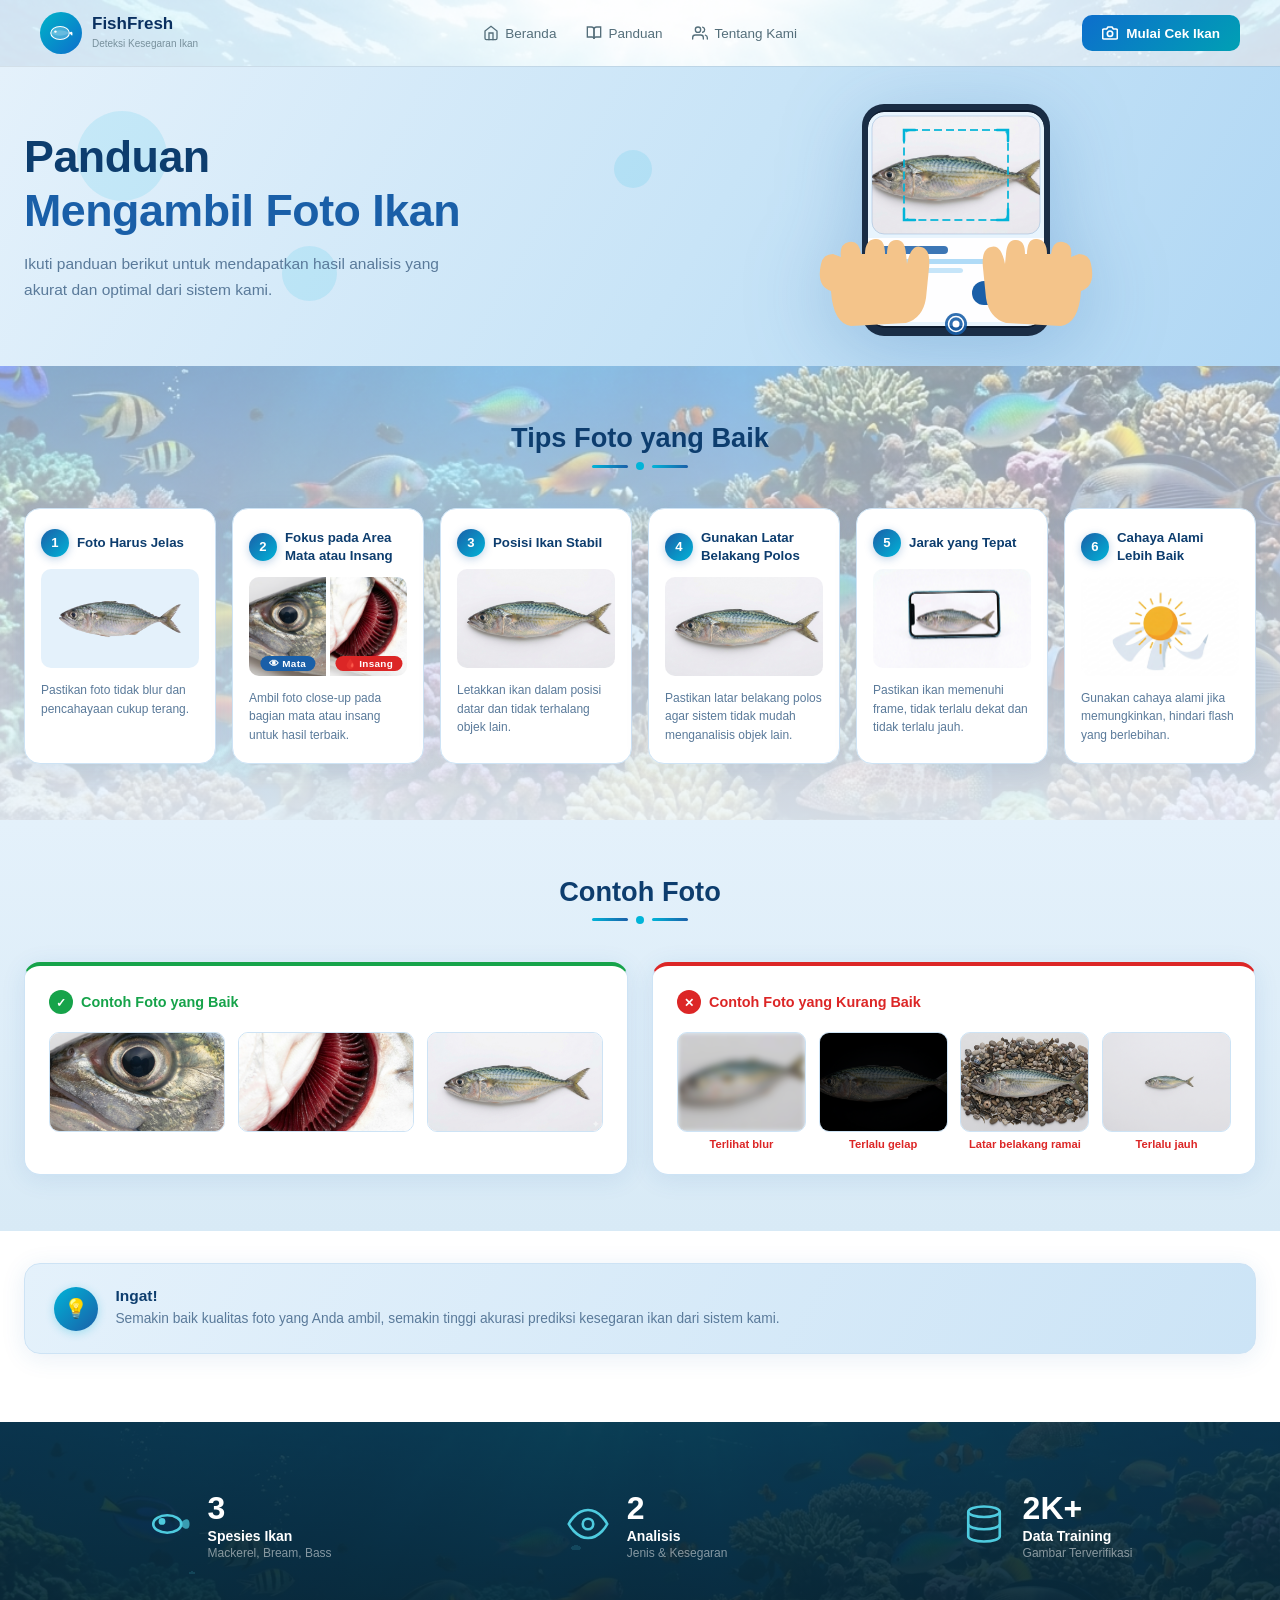
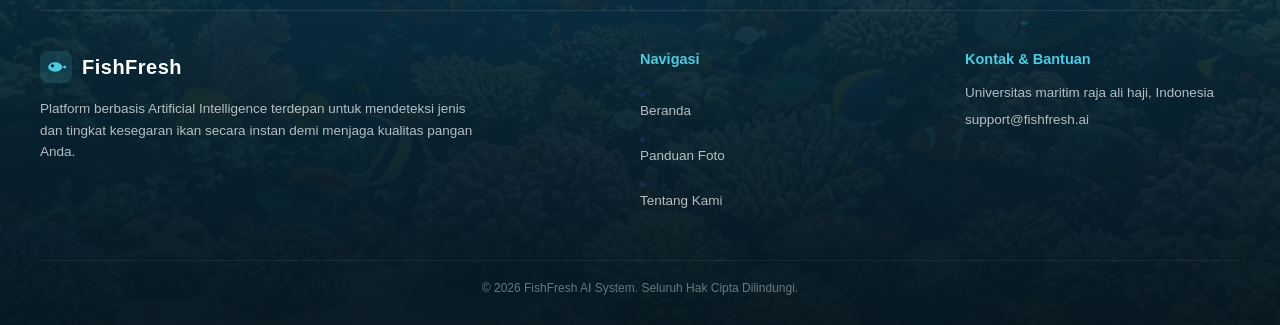
<file: panduan.html>
<!DOCTYPE html>
<html lang="id">

<head>
  <meta charset="UTF-8">
  <meta name="viewport" content="width=device-width, initial-scale=1.0">
  <title>FishFresh – Panduan Mengambil Foto Ikan</title>
  <link rel="stylesheet" href="./assest/css/panduan.css">
  <link
    href="https://fonts.googleapis.com/css2?family=Plus+Jakarta+Sans:ital,wght@0,400;0,500;0,600;0,700;0,800;1,400&display=swap"
    rel="stylesheet">

</head>

<body>
  <nav>
    <div class="brand">
      <div class="brand-logo">
        <svg viewBox="0 0 28 28" fill="none" xmlns="http://www.w3.org/2000/svg">
          <ellipse cx="13" cy="14" rx="10" ry="7" fill="rgba(255,255,255,0.25)" stroke="#fff" stroke-width="1.2" />
          <path d="M23 14 C26 11 27 14 26 17 C24 15.5 23 14 23 14Z" fill="#fff" />
          <circle cx="8" cy="12.5" r="1.3" fill="#fff" />
          <path d="M4 14 C8 10 17 10 23 14 C17 18 8 18 4 14Z" fill="rgba(255,255,255,0.18)" />
        </svg>
      </div>
      <div class="brand-text">
        <b>FishFresh</b>
        <small>Deteksi Kesegaran Ikan</small>
      </div>
    </div>

    <ul class="nav-links">
      <li>
        <a href="index.html" class="active">
          <svg viewBox="0 0 24 24" fill="none" stroke="currentColor" stroke-width="2" stroke-linecap="round">
            <path d="M3 9l9-7 9 7v11a2 2 0 01-2 2H5a2 2 0 01-2-2z" />
            <polyline points="9 22 9 12 15 12 15 22" />
          </svg>
          Beranda
        </a>
      </li>
      <li>
        <a href="panduan.html">
          <svg viewBox="0 0 24 24" fill="none" stroke="currentColor" stroke-width="2" stroke-linecap="round">
            <path d="M2 3h6a4 4 0 014 4v14a3 3 0 00-3-3H2z" />
            <path d="M22 3h-6a4 4 0 00-4 4v14a3 3 0 013-3h7z" />
          </svg>
          Panduan
        </a>
      </li>
      <li>
        <a href="tentang.html">
          <svg viewBox="0 0 24 24" fill="none" stroke="currentColor" stroke-width="2" stroke-linecap="round">
            <path d="M17 21v-2a4 4 0 00-4-4H5a4 4 0 00-4 4v2" />
            <circle cx="9" cy="7" r="4" />
            <path d="M23 21v-2a4 4 0 00-3-3.87M16 3.13a4 4 0 010 7.75" />
          </svg>
          Tentang Kami
        </a>
      </li>
    </ul>

    <a href="cek.html" class="btn-cta nav-cta-desktop">
      <svg viewBox="0 0 24 24" fill="none" stroke="currentColor" stroke-width="2.5" stroke-linecap="round">
        <path d="M23 19a2 2 0 01-2 2H3a2 2 0 01-2-2V8a2 2 0 012-2h4l2-3h6l2 3h4a2 2 0 012 2z" />
        <circle cx="12" cy="13" r="4" />
      </svg>
      Mulai Cek Ikan
    </a>

    <button class="ham-btn" id="ham" aria-label="Menu">
      <span></span>
      <span></span>
      <span></span>
    </button>

    <div class="mobile-menu" id="mobileMenu">
      <ul>
        <li><a href="index.html" class="active">Beranda</a></li>
        <li><a href="panduan.html">Panduan</a></li>
        <li><a href="tentang.html">Tentang Kami</a></li>
        <li>
          <a href="cek.html" class="btn-cta-mobile">
            <svg viewBox="0 0 24 24" fill="none" stroke="currentColor" stroke-width="2.5"
              style="width:16px;height:16px;">
              <path d="M23 19a2 2 0 01-2 2H3a2 2 0 01-2-2V8a2 2 0 012-2h4l2-3h6l2 3h4a2 2 0 012 2z" />
              <circle cx="12" cy="13" r="4" />
            </svg>
            Mulai Cek Ikan
          </a>
        </li>
      </ul>
    </div>
  </nav>


  <!-- HERO -->
  <section class="hero">
    <div class="hero-bubble" style="width:90px;height:90px;top:15%;left:6%;animation-delay:1s"></div>
    <div class="hero-bubble" style="width:55px;height:55px;top:60%;left:22%;animation-delay:2.5s"></div>
    <div class="hero-bubble" style="width:38px;height:38px;top:28%;left:48%;animation-delay:.8s"></div>
    <div class="hero-inner">
      <div class="hero-text">
        <h1>Panduan<br><span>Mengambil Foto Ikan</span></h1>
        <p>Ikuti panduan berikut untuk mendapatkan hasil analisis yang akurat dan optimal dari sistem kami.</p>
      </div>
      <div class="hero-img-wrap">
        <!-- Phone mockup with real fish photo inside -->
        <svg class="hero-phone" viewBox="0 0 360 280" xmlns="http://www.w3.org/2000/svg"
          xmlns:xlink="http://www.w3.org/1999/xlink">
          <defs>
            <clipPath id="screenClip">
              <rect x="92" y="26" width="176" height="214" rx="16" />
            </clipPath>
            <clipPath id="fishClip">
              <rect x="96" y="30" width="168" height="118" rx="12" />
            </clipPath>
          </defs>
          <!-- phone body -->
          <rect x="86" y="18" width="188" height="232" rx="22" fill="#1a2d45" />
          <rect x="92" y="24" width="176" height="218" rx="18" fill="#0d1b2e" />
          <!-- screen background -->
          <rect x="92" y="26" width="176" height="214" rx="16" fill="#e8f4fd" clip-path="url(#screenClip)" />
          <!-- fish image: using real photo via foreignObject -->
          <foreignObject x="96" y="30" width="168" height="118" clip-path="url(#fishClip)">
            <div xmlns="http://www.w3.org/1999/xhtml"
              style="width:168px;height:118px;overflow:hidden;border-radius:12px">
              <img src="./assest/img/utuh.png" alt="Background pantai" alt="Ikan Segar"
                style="width:100%;height:100%;object-fit:cover" />
            </div>
          </foreignObject>
          <!-- camera UI overlay on screen -->
          <rect x="96" y="30" width="168" height="118" rx="12" fill="none" stroke="#1a5fa8" stroke-width="1"
            opacity=".2" />
          <rect x="128" y="44" width="104" height="90" rx="6" fill="none" stroke="#00b4d8" stroke-width="2"
            stroke-dasharray="8,4" opacity=".85" />
          <!-- corner brackets -->
          <path d="M128,55 L128,44 L139,44" stroke="#00b4d8" stroke-width="2.5" fill="none" stroke-linecap="round" />
          <path d="M221,44 L232,44 L232,55" stroke="#00b4d8" stroke-width="2.5" fill="none" stroke-linecap="round" />
          <path d="M128,123 L128,134 L139,134" stroke="#00b4d8" stroke-width="2.5" fill="none" stroke-linecap="round" />
          <path d="M221,134 L232,134 L232,123" stroke="#00b4d8" stroke-width="2.5" fill="none" stroke-linecap="round" />
          <!-- app info area -->
          <rect x="92" y="152" width="176" height="84" rx="0" fill="rgba(255,255,255,.94)" />
          <rect x="102" y="160" width="70" height="8" rx="4" fill="#1a5fa8" opacity=".85" />
          <rect x="102" y="173" width="110" height="5" rx="3" fill="#90cdf4" opacity=".7" />
          <rect x="102" y="182" width="85" height="5" rx="3" fill="#90cdf4" opacity=".5" />
          <rect x="196" y="195" width="62" height="24" rx="12" fill="#1a5fa8" />
          <text x="227" y="211" fill="#fff" font-size="9" font-family="Plus Jakarta Sans,sans-serif" font-weight="700"
            text-anchor="middle">Analisis</text>
          <!-- camera button -->
          <circle cx="180" cy="238" r="11" fill="#1a5fa8" opacity=".9" />
          <circle cx="180" cy="238" r="7.5" fill="none" stroke="#fff" stroke-width="1.5" />
          <circle cx="180" cy="238" r="3.5" fill="#fff" />
          <!-- left hand -->
          <path
            d="M55 205 Q40 200 45 178 Q47 168 57 168 L65 171 Q63 158 73 156 Q83 154 85 168 L89 168 Q89 154 99 153 Q109 152 109 168 L111 168 Q111 154 120 154 Q129 153 130 168 L131 178 Q135 158 145 161 Q155 163 153 182 L150 212 Q147 232 130 237 L75 240 Q57 237 55 205Z"
            fill="#f4c48a" />
          <!-- right hand -->
          <path
            d="M305 205 Q320 200 315 178 Q313 168 303 168 L295 171 Q297 158 287 156 Q277 154 275 168 L271 168 Q271 154 261 153 Q251 152 251 168 L249 168 Q249 154 240 154 Q231 153 230 168 L229 178 Q225 158 215 161 Q205 163 207 182 L210 212 Q213 232 230 237 L285 240 Q303 237 305 205Z"
            fill="#f4c48a" />
        </svg>
      </div>
    </div>
  </section>

  <!-- TIPS SECTION -->
  <section class="tips-sec">
    <div class="sec-head">
      <h2>Tips Foto yang Baik</h2>
      <div class="head-deco"><span></span>
        <div class="dot"></div><span></span>
      </div>
    </div>
    <div class="tips-grid">

      <!-- Tip 1: Foto Jelas -->
      <div class="tip-card" style="animation-delay:.05s">
        <div class="tip-header">
          <div class="tip-num">1</div>
          <div class="tip-title">Foto Harus Jelas</div>
        </div>
        <div class="tip-img">
          <img src="./assest/img/jelas.png" alt="Background pantai" />
        </div>
        <p class="tip-desc">Pastikan foto tidak blur dan pencahayaan cukup terang.</p>
      </div>

      <!-- Tip 2: Fokus Mata/Insang — 2 foto terpisah -->
      <div class="tip-card" style="animation-delay:.12s">
        <div class="tip-header">
          <div class="tip-num">2</div>
          <div class="tip-title">Fokus pada Area Mata atau Insang</div>
        </div>
        <div class="tip-img-split">
          <div class="tip-img-half">
            <img src="./assest/img/mata.png" alt="Background pantai" />
            <span class="half-label" style="background:var(--primary)">👁 Mata</span>
          </div>
          <div class="tip-img-half">
            <img src="./assest/img/insang.png" alt="Background pantai" alt="Foto ikan jelas" />
            <span class="half-label" style="background:#dc2626">🩸 Insang</span>
          </div>
        </div>
        <p class="tip-desc">Ambil foto close-up pada bagian mata atau insang untuk hasil terbaik.</p>
      </div>

      <!-- Tip 3: Posisi Stabil -->
      <div class="tip-card" style="animation-delay:.19s">
        <div class="tip-header">
          <div class="tip-num">3</div>
          <div class="tip-title">Posisi Ikan Stabil</div>
        </div>
        <div class="tip-img">
          <img src="./assest/img/stabil.png" />
        </div>
        <p class="tip-desc">Letakkan ikan dalam posisi datar dan tidak terhalang objek lain.</p>
      </div>

      <!-- Tip 4: Latar Polos -->
      <div class="tip-card" style="animation-delay:.26s">
        <div class="tip-header">
          <div class="tip-num">4</div>
          <div class="tip-title">Gunakan Latar Belakang Polos</div>
        </div>
        <div class="tip-img">
          <img src="./assest/img/stabil.png" alt="Background pantai" alt="Foto ikan jelas" loading="lazy" />
        </div>
        <p class="tip-desc">Pastikan latar belakang polos agar sistem tidak mudah menganalisis objek lain.</p>
      </div>

      <!-- Tip 5: Jarak Tepat -->
      <div class="tip-card" style="animation-delay:.33s">
        <div class="tip-header">
          <div class="tip-num">5</div>
          <div class="tip-title">Jarak yang Tepat</div>
        </div>
        <div class="tip-img">
          <img src="./assest/img/scan.png" alt="Background pantai" alt="Foto ikan jelas" />
        </div>
        <p class="tip-desc">Pastikan ikan memenuhi frame, tidak terlalu dekat dan tidak terlalu jauh.</p>
      </div>

      <!-- Tip 6: Cahaya Alami — GANTI URL foto di bawah ini sesuai foto kamu -->
      <div class="tip-card" style="animation-delay:.4s">
        <div class="tip-header">
          <div class="tip-num">6</div>
          <div class="tip-title">Cahaya Alami Lebih Baik</div>
        </div>
        <div class="tip-img">
          <!-- 👇 GANTI src="..." dengan URL atau path foto milikmu -->
          <img src="./assest/img/matahari.png" alt="Background pantai" alt="Foto ikan jelas" loading="lazy" />
        </div>
        <p class="tip-desc">Gunakan cahaya alami jika memungkinkan, hindari flash yang berlebihan.</p>
      </div>

    </div>
  </section>

  <!-- CONTOH FOTO -->
  <section class="contoh-sec">
    <div class="contoh-inner">
      <div class="sec-head">
        <h2>Contoh Foto</h2>
        <div class="head-deco"><span></span>
          <div class="dot"></div><span></span>
        </div>
      </div>
      <div class="contoh-grid">

        <!-- GOOD -->
        <div class="contoh-box good">
          <div class="contoh-label">
            <div class="c-icon ci-good">✓</div>
            <span class="lbl-good">Contoh Foto yang Baik</span>
          </div>
          <div class="foto-strip">
            <div class="foto-item">
              <div class="foto-thumb">
                <img src="./assest/img/mata.png" alt="Background pantai" />
              </div>
            </div>
            <div class="foto-item">
              <div class="foto-thumb">
                <img src="./assest/img/insang.png" alt="Background pantai" />
              </div>
            </div>
            <div class="foto-item">
              <div class="foto-thumb">
                <img src="./assest/img/utuh.png" alt="Background pantai" />
              </div>
            </div>
          </div>
        </div>

        <!-- BAD -->
        <div class="contoh-box bad">
          <div class="contoh-label">
            <div class="c-icon ci-bad">✕</div>
            <span class="lbl-bad">Contoh Foto yang Kurang Baik</span>
          </div>
          <div class="foto-strip">
            <div class="foto-item">
              <div class="foto-thumb ft-blur">
                <img src="./assest/img/blur.png" alt="Foto blur" loading="lazy" />
              </div>
              <span class="foto-cap">Terlihat blur</span>
            </div>
            <div class="foto-item">
              <div class="foto-thumb ft-dark">
                <img src="./assest/img/gelap.png" alt="Foto gelap" loading="lazy" />
              </div>
              <span class="foto-cap">Terlalu gelap</span>
            </div>
            <div class="foto-item">
              <div class="foto-thumb ft-busy">
                <img src="./assest/img/batu.png" alt="Latar ramai" loading="lazy" />
              </div>
              <span class="foto-cap">Latar belakang ramai</span>
            </div>
            <div class="foto-item">
              <div class="foto-thumb ft-far">
                <img src="./assest/img/kecil.png" alt="Terlalu jauh" loading="lazy" />
              </div>
              <span class="foto-cap">Terlalu jauh</span>
            </div>
          </div>
        </div>

      </div>
    </div>
  </section>

  <!-- REMINDER -->
  <section class="reminder-sec">
    <div class="reminder-box">
      <div class="r-icon">💡</div>
      <div>
        <strong>Ingat!</strong>
        <p>Semakin baik kualitas foto yang Anda ambil, semakin tinggi akurasi prediksi kesegaran ikan dari sistem kami.
        </p>
      </div>
    </div>
  </section>

  <!-- FOOTER -->
  <footer class="combined-footer">
    <div class="footer-bg-layer"></div>
    <div class="footer-fish-layer"></div>

    <div class="footer-container">

      <div class="stats-inner">
        <div class="stat-item">
          <div class="stat-icon-wrap">
            <svg viewBox="0 0 24 24">
              <ellipse cx="11" cy="12" rx="8" ry="5" stroke="#4ecbdf" stroke-width="1.5" fill="none" />
              <path d="M19 12 Q23 8 23 12 Q23 16 19 12Z" fill="#4ecbdf" opacity="0.7" />
              <circle cx="8" cy="10.5" r="1.2" fill="#4ecbdf" />
            </svg>
          </div>
          <div class="stat-text">
            <div class="stat-num">3</div>
            <div class="stat-label">Spesies Ikan</div>
            <div class="stat-sub">Mackerel, Bream, Bass</div>
          </div>
        </div>

        <div class="stat-item">
          <div class="stat-icon-wrap">
            <svg viewBox="0 0 24 24" fill="none" stroke="#4ecbdf" stroke-width="1.5">
              <path d="M1 12s4-8 11-8 11 8 11 8-4 8-11 8-11-8-11-8z" />
              <circle cx="12" cy="12" r="3" />
            </svg>
          </div>
          <div class="stat-text">
            <div class="stat-num">2</div>
            <div class="stat-label">Analisis</div>
            <div class="stat-sub">Jenis &amp; Kesegaran</div>
          </div>
        </div>

        <div class="stat-item">
          <div class="stat-icon-wrap">
            <svg viewBox="0 0 24 24" fill="none" stroke="#4ecbdf" stroke-width="1.5">
              <ellipse cx="12" cy="5" rx="9" ry="3" />
              <path d="M21 12c0 1.66-4 3-9 3s-9-1.34-9-3" />
              <path d="M3 5v14c0 1.66 4 3 9 3s9-1.34 9-3V5" />
            </svg>
          </div>
          <div class="stat-text">
            <div class="stat-num">2K+</div>
            <div class="stat-label">Data Training</div>
            <div class="stat-sub">Gambar Terverifikasi</div>
          </div>
        </div>
      </div>

      <div class="footer-divider"></div>

      <div class="footer-content-grid">
        <div class="footer-about">
          <div class="footer-brand">
            <div class="f-brand-icon">
              <svg viewBox="0 0 28 28" fill="none">
                <ellipse cx="13" cy="14" rx="9" ry="6" fill="#4ecbdf" />
                <path d="M22 14 Q27 10 27 14 Q27 18 22 14Z" fill="#4ecbdf" />
                <circle cx="9.5" cy="12.5" r="2" fill="#071e2a" />
              </svg>
            </div>
            <span>FishFresh</span>
          </div>
          <p class="footer-desc">
            Platform berbasis Artificial Intelligence terdepan untuk mendeteksi jenis dan tingkat kesegaran ikan
            secara
            instan demi menjaga kualitas pangan Anda.
          </p>
        </div>

        <div class="footer-links-group">
          <h4>Navigasi</h4>
          <li><a href="index.html">Beranda</a>
          <li><a href="panduan.html">Panduan Foto</a>
          <li><a href="tentang.html">Tentang Kami</a>
        </div>

        <div class="footer-links-group">
          <h4>Kontak & Bantuan</h4>
          <p class="footer-info-text">Universitas maritim raja ali haji, Indonesia</p>
          <p class="footer-info-text">support@fishfresh.ai</p>
        </div>
      </div>

      <div class="footer-bottom">
        <p>&copy; 2026 FishFresh AI System. Seluruh Hak Cipta Dilindungi.</p>
      </div>

    </div>
  </footer>

  <script src="./assest/js/panduan.js"></script>
</body>

</html>
</file>
<file: assest/css/panduan.css>
:root {
      --primary: #1a5fa8;
      --primary-dark: #0d3d6e;
      --primary-light: #3a80cc;
      --accent: #00b4d8;
      --teal: #0096c7;
      --bg: #f0f8ff;
      --bg2: #e4f1fb;
      --white: #fff;
      --text: #1a2d45;
      --muted: #5a7a9a;
      --border: #cde3f5;
      --green: #16a34a;
      --red: #dc2626;
      --shadow: 0 4px 24px rgba(26, 95, 168, .10);
      --shadow-h: 0 8px 36px rgba(26, 95, 168, .18);
      --r: 16px;
      --r-sm: 10px;
    }

    *,
    *::before,
    *::after {
      box-sizing: border-box;
      margin: 0;
      padding: 0
    }

    html {
      scroll-behavior: smooth
    }

   body {
    font-family: 'Poppins', sans-serif;
    color: #1a2d4e;
    overflow-x: hidden;
    width: 100%;
    background-image: linear-gradient(180deg, rgba(238, 246, 255, 0.323) 0%, rgba(238, 246, 255, 0.95) 100%),
        url('/assest/img/laut.png');
    background-size: cover;
    background-position: center;
    background-repeat: no-repeat;
    background-attachment: fixed;
}

    /* ============ NAVBAR ============ */
    /* ── NAVBAR ── */
    nav {
      background: #ffffffbe;
      height: 66px;
      display: flex;
      align-items: center;
      justify-content: space-between;
      padding: 0 40px;
      box-shadow: 0 1px 0 rgba(0, 0, 0, 0.07);
      position: sticky;
      top: 0;
      z-index: 50
    }

    .brand {
      display: flex;
      align-items: center;
      gap: 10px
    }

    .brand-logo {
      width: 42px;
      height: 42px;
      border-radius: 50%;
      background: linear-gradient(135deg, #00b4c8, #0d6ecc);
      display: flex;
      align-items: center;
      justify-content: center;
      overflow: hidden
    }

    .brand-logo svg {
      width: 26px;
      height: 26px
    }

    .brand-text b {
      display: block;
      font-size: 17px;
      font-weight: 700;
      color: #0a3060;
      line-height: 1.1
    }

    .brand-text small {
      font-size: 10px;
      color: #78909c;
      font-weight: 400
    }

    .nav-links {
      display: flex;
      align-items: center;
      gap: 2px;
      list-style: none
    }

    .nav-links a {
      display: flex;
      align-items: center;
      gap: 6px;
      text-decoration: none;
      font-size: 13.5px;
      font-weight: 500;
      color: #546e7a;
      padding: 8px 14px;
      border-radius: 8px;
      transition: color .15s
    }

    .nav-links a:hover {
      color: #0a3060
    }

    .nav-links a.active {
      color: #546e7a;
      position: relative
    }

    .nav-links svg {
      width: 16px;
      height: 16px;
      flex-shrink: 0
    }

    .btn-cta {
      display: flex;
      align-items: center;
      gap: 8px;
      text-decoration: none;
      background: linear-gradient(135deg, #0d6ecc, #00a0b4);
      color: #fff;
      font-size: 13.5px;
      font-weight: 600;
      padding: 10px 20px;
      border-radius: 10px;
      white-space: nowrap;
      transition: opacity .15s
    }

    .btn-cta:hover {
      opacity: .88
    }

    .btn-cta svg {
      width: 16px;
      height: 16px
    }

    /* ============ TOMBOL HAMBURGER GARIS 3 (DENGAN VISUAL ASLI KAMU) ============ */
    /* ============ ATURAN TOMBOL GARIS 3 ============ */
    .ham-btn {
      /* 1. SECARA BAWAAN (DI LAPTOP): SEMBUNYIKAN */
      display: none;

      flex-direction: column;
      justify-content: space-between;
      width: 26px;
      height: 18px;
      background: transparent;
      border: none;
      cursor: pointer;
      padding: 0;
      z-index: 1001;
      position: absolute;
      right: 24px;
      top: 50%;
      transform: translateY(-50%);
    }

    .ham-btn span {
      width: 100%;
      height: 2.5px;
      background-color: #070000;
      border-radius: 2px;
      transition: all 0.3s ease-in-out;
    }

    /* ============ MEDIA QUERY (KHUSUS LAYAR KECIL/HP) ============ */
    @media (max-width: 900px) {

      /* 1. Sembunyikan Nav Links teks biasa bawaan desktop */
      .nav-links {
        display: none !important;
      }

      /* 2. INI KUNCINYA: Sembunyikan Tombol Cek Ikan Versi Desktop agar tidak double! */
      .nav-cta-desktop {
        display: none !important;
      }

      /* 3. Tampilkan tombol garis 3 (hamburger) di pojok kanan */
      .ham-btn {
        display: flex !important;
      }

      /* 4. Berikan sedikit padding kanan pada nav agar logo tidak terlalu mentok */
      nav {
        padding-right: 60px !important;
      }
    }

    /* ── HERO ── */
    .hero {
      background: linear-gradient(120deg, #e4f1fb 0%, #c8e4f7 55%, #b0d7f4 100%);
      overflow: hidden;
      position: relative
    }

    .hero-inner {
      max-width: 1280px;
      margin: 0 auto;
      padding: 0 1.5rem;
      display: grid;
      grid-template-columns: 1fr 1fr;
      align-items: center;
      min-height: 300px;
      gap: 2rem
    }

    .hero-text {
      padding: 3.5rem 0;
      position: relative;
      z-index: 2;
      animation: fadeUp .7s ease both
    }

    .hero-text h1 {
      font-size: clamp(1.8rem, 4vw, 2.8rem);
      font-weight: 800;
      color: var(--primary-dark);
      line-height: 1.2;
      margin-bottom: .85rem;
      letter-spacing: -.5px
    }

    .hero-text h1 span {
      color: var(--primary)
    }

    .hero-text p {
      color: var(--muted);
      font-size: .97rem;
      max-width: 420px;
      line-height: 1.65;
      font-weight: 500
    }

    .hero-img-wrap {
      display: flex;
      align-items: flex-end;
      justify-content: center;
      position: relative;
      z-index: 2;
      height: 300px;
      overflow: hidden
    }

    .hero-phone {
      width: min(360px, 90%);
      filter: drop-shadow(0 16px 40px rgba(26, 95, 168, .25));
      animation: floatPhone 4s ease-in-out infinite
    }

    .hero-bubble {
      position: absolute;
      border-radius: 50%;
      background: rgba(0, 180, 216, .12);
      animation: floatUp 6s ease-in-out infinite
    }

    @keyframes floatPhone {

      0%,
      100% {
        transform: translateY(0)
      }

      50% {
        transform: translateY(-10px)
      }
    }

    @keyframes floatUp {

      0%,
      100% {
        transform: translateY(0) scale(1);
        opacity: .3
      }

      50% {
        transform: translateY(-18px) scale(1.04);
        opacity: .5
      }
    }

    @keyframes fadeUp {
      from {
        opacity: 0;
        transform: translateY(22px)
      }

      to {
        opacity: 1;
        transform: translateY(0)
      }
    }

    /* ── SECTION HEADING ── */
    .sec-head {
      text-align: center;
      margin-bottom: 2.4rem
    }

    .sec-head h2 {
      font-size: clamp(1.3rem, 3vw, 1.7rem);
      font-weight: 800;
      color: var(--primary-dark);
      margin-bottom: .5rem
    }

    .head-deco {
      display: flex;
      align-items: center;
      justify-content: center;
      gap: .5rem
    }

    .head-deco span {
      display: block;
      height: 3px;
      width: 36px;
      background: linear-gradient(90deg, var(--accent), var(--primary));
      border-radius: 2px
    }

    .head-deco .dot {
      width: 8px;
      height: 8px;
      background: var(--accent);
      border-radius: 50%
    }

    /* ── TIPS GRID ── */
    .tips-sec {
      max-width: 1280px;
      margin: 0 auto;
      padding: 3.5rem 1.5rem
    }

    .tips-grid {
      display: grid;
      grid-template-columns: repeat(6, 1fr);
      gap: 1rem
    }

    .tip-card {
      background: var(--white);
      border-radius: var(--r);
      padding: 1.2rem 1rem 1.15rem;
      box-shadow: var(--shadow);
      border: 1.5px solid var(--border);
      display: flex;
      flex-direction: column;
      gap: .8rem;
      transition: all .28s cubic-bezier(.34, 1.56, .64, 1);
      opacity: 0;
      animation: fadeUp .55s ease forwards
    }

    .tip-card:hover {
      transform: translateY(-6px) scale(1.02);
      box-shadow: var(--shadow-h);
      border-color: var(--accent)
    }

    .tip-header {
      display: flex;
      align-items: center;
      gap: 8px
    }

    .tip-num {
      width: 28px;
      height: 28px;
      background: linear-gradient(135deg, var(--primary), var(--accent));
      color: #fff;
      border-radius: 50%;
      font-weight: 800;
      font-size: .82rem;
      display: flex;
      align-items: center;
      justify-content: center;
      box-shadow: 0 2px 8px rgba(26, 95, 168, .28);
      flex-shrink: 0
    }

    .tip-title {
      font-weight: 700;
      font-size: .83rem;
      color: var(--primary-dark);
      line-height: 1.35
    }

    .tip-img {
      width: 100%;
      aspect-ratio: 16 / 10;
      /* Menetapkan rasio seragam yang pas untuk area lanskap */
      border-radius: var(--r-sm);
      overflow: hidden;
      background: var(--bg2);
      position: relative;
    }

    .tip-img img {
      width: 100%;
      height: 100%;
      object-fit: cover;
      /* Gambar akan mengisi ruang rasio dengan rapi tanpa ceper */
      display: block;
      transition: transform .35s;
    }

    .tip-card:hover .tip-img img {
      transform: scale(1.07)
    }

    /* tip 2 split: 2 photos side by side */
    .tip-img-split {
      width: 100%;
      aspect-ratio: 16 / 10;
      /* Menyamakan rasio wadah dengan .tip-img agar tingginya sejajar */
      display: grid;
      grid-template-columns: 1fr 1fr;
      gap: 4px;
      border-radius: var(--r-sm);
      overflow: hidden;
    }

    .tip-img-half {
      position: relative;
      overflow: hidden;
      background: var(--bg2);
      height: 100%;
      /* Memaksa sub-wadah mengisi penuh tinggi grid */
    }

    .tip-img-half img {
      width: 100%;
      height: 100%;
      /* Mengikuti tinggi induknya yang sudah presisi */
      object-fit: cover;
      display: block;
      transition: transform .35s;
    }

    .tip-card:hover .tip-img-half img {
      transform: scale(1.08)
    }

    .tip-img-half .half-label {
      position: absolute;
      bottom: 5px;
      left: 50%;
      transform: translateX(-50%);
      font-size: .62rem;
      font-weight: 700;
      padding: 2px 9px;
      border-radius: 20px;
      color: #fff;
      white-space: nowrap;
      letter-spacing: .3px
    }

    /* tip 6 — developer swap area, tidak ada CSS khusus */
    .badge-row {
      position: absolute;
      bottom: 7px;
      left: 50%;
      transform: translateX(-50%);
      display: flex;
      gap: 6px
    }

    .badge {
      font-size: .63rem;
      font-weight: 700;
      padding: 2px 9px;
      border-radius: 20px;
      color: #fff;
      letter-spacing: .3px;
      white-space: nowrap
    }

    .b-blue {
      background: var(--primary)
    }

    .b-red {
      background: #dc2626
    }

    .tip-desc {
      font-size: .75rem;
      color: var(--muted);
      line-height: 1.55
    }

    /* ── CONTOH FOTO ── */
    .contoh-sec {
      background: linear-gradient(180deg, var(--bg2) 0%, #d8eaf6 100%);
      padding: 3.5rem 0
    }

    .contoh-inner {
      max-width: 1280px;
      margin: 0 auto;
      padding: 0 1.5rem
    }

    .contoh-grid {
      display: grid;
      grid-template-columns: 1fr 1fr;
      gap: 1.5rem
    }

    .contoh-box {
      background: var(--white);
      border-radius: var(--r);
      padding: 1.5rem;
      box-shadow: var(--shadow);
      border: 1.5px solid var(--border)
    }

    .contoh-box.good {
      border-top: 4px solid var(--green)
    }

    .contoh-box.bad {
      border-top: 4px solid var(--red)
    }

    .contoh-label {
      display: flex;
      align-items: center;
      gap: 8px;
      font-weight: 700;
      font-size: .9rem;
      margin-bottom: 1.1rem
    }

    .c-icon {
      width: 24px;
      height: 24px;
      border-radius: 50%;
      display: flex;
      align-items: center;
      justify-content: center;
      font-size: .78rem;
      font-weight: 900;
      color: #fff;
      flex-shrink: 0
    }

    .ci-good {
      background: var(--green)
    }

    .ci-bad {
      background: var(--red)
    }

    .lbl-good {
      color: var(--green)
    }

    .lbl-bad {
      color: var(--red)
    }

    .foto-strip {
      display: flex;
      gap: .8rem;
      flex-wrap: wrap
    }

    .foto-item {
      flex: 1;
      min-width: 80px;
      display: flex;
      flex-direction: column;
      gap: .4rem;
      align-items: center
    }

    .foto-thumb {
      width: 100%;
      height: 100px;
      border-radius: var(--r-sm);
      overflow: hidden;
      background: var(--bg2);
      border: 1.5px solid var(--border);
      position: relative
    }

    .foto-thumb img {
      width: 100%;
      height: 100%;
      object-fit: cover;
      object-position: center;
      transition: transform .3s
    }

    .foto-thumb:hover img {
      transform: scale(1.06)
    }

    .ft-blur img {
      filter: blur(2.5px) brightness(.95)
    }

    .ft-dark img {
      filter: brightness(.32)
    }

    .ft-busy img {
      filter: saturate(.7) brightness(.9)
    }

    .ft-far img {
      filter: brightness(.95);
      object-fit: cover !important;
    }

    .foto-cap {
      font-size: .7rem;
      color: var(--red);
      font-weight: 600;
      text-align: center
    }

    /* overlay effect on bad photos */
    .foto-thumb.ft-blur::after,
    .foto-thumb.ft-far::after {
      content: '';
      position: absolute;
      inset: 0;
      background: rgba(255, 255, 255, .08)
    }

    .foto-thumb {
      position: relative
    }

    /* ── REMINDER ── */
    .reminder-sec {
      max-width: 1280px;
      margin: 0 auto;
      padding: 2rem 1.5rem 3rem
    }

    .reminder-box {
      background: linear-gradient(120deg, #e4f1fb, #cce4f6);
      border: 1.5px solid var(--border);
      border-radius: var(--r);
      padding: 1.4rem 1.8rem;
      display: flex;
      align-items: flex-start;
      gap: 1.1rem;
      box-shadow: var(--shadow)
    }

    .r-icon {
      width: 44px;
      height: 44px;
      flex-shrink: 0;
      background: linear-gradient(135deg, var(--accent), var(--primary));
      border-radius: 50%;
      display: flex;
      align-items: center;
      justify-content: center;
      font-size: 1.2rem;
      box-shadow: 0 2px 10px rgba(0, 180, 216, .3)
    }

    .reminder-box strong {
      font-weight: 800;
      color: var(--primary-dark);
      font-size: .97rem
    }

    .reminder-box p {
      color: var(--muted);
      font-size: .86rem;
      margin-top: .22rem;
      line-height: 1.55
    }

    /* ── FOOTER ── */
    .combined-footer {
      position: relative;
      overflow: hidden;
      background-image: url('/assest/img/laut.png');
      background-size: cover;
      background-position: center bottom;
      padding: 60px 40px 30px;
      margin-top: 20px;
    }

    .footer-bg-layer {
      position: absolute;
      inset: 0;
      background: linear-gradient(180deg, rgba(11, 52, 72, 0.90) 0%, rgba(6, 23, 33, 0.98) 100%);
      z-index: 0;
    }

    .footer-fish-layer {
      position: absolute;
      inset: 0;
      z-index: 0;
      opacity: 0.15;
      background-image:
        radial-gradient(ellipse 6px 3px at 15% 30%, #4ecbdf 50%, transparent 50%),
        radial-gradient(ellipse 8px 4px at 80% 40%, #4ecbdf 50%, transparent 50%),
        radial-gradient(ellipse 10px 5px at 45% 25%, #4ecbdf 50%, transparent 50%);
    }

    .footer-container {
      position: relative;
      z-index: 1;
      max-width: 1340px;
      margin: 0 auto;
    }

    /* Style untuk area 3 Spesies */
    .stats-inner {
      display: flex;
      justify-content: space-around;
      align-items: center;
      gap: 20px;
      flex-wrap: wrap;
      padding-bottom: 40px;
    }

    .stat-item {
      display: flex;
      align-items: center;
      gap: 18px;
      padding: 10px 30px;
    }

    .stat-icon-wrap svg {
      width: 42px;
      height: 42px;
      stroke: #4ecbdf;
      fill: none;
      stroke-width: 1.5;
    }

    .stat-text .stat-num {
      font-size: 32px;
      font-weight: 900;
      color: #fff;
      line-height: 1;
    }

    .stat-text .stat-label {
      font-size: 14px;
      color: #fff;
      margin-top: 4px;
      font-weight: 600;
    }

    .stat-text .stat-sub {
      font-size: 12px;
      color: rgba(255, 255, 255, 0.5);
      margin-top: 2px;
    }

    .footer-divider {
      height: 1px;
      background: rgba(255, 255, 255, 0.1);
      margin-bottom: 40px;
    }

    /* Struktur Grid Konten Footer */
    .footer-content-grid {
      display: grid;
      grid-template-columns: 2fr 1fr 1fr;
      gap: 50px;
      padding-bottom: 40px;
    }

    .footer-about .footer-brand {
      display: flex;
      align-items: center;
      gap: 10px;
      margin-bottom: 15px;
    }

    .footer-brand span {
      font-size: 20px;
      font-weight: 800;
      color: #fff;
      letter-spacing: 0.5px;
    }

    .f-brand-icon {
      width: 32px;
      height: 32px;
      background: rgba(78, 203, 223, 0.15);
      border-radius: 8px;
      display: flex;
      align-items: center;
      justify-content: center;
    }

    .f-brand-icon svg {
      width: 22px;
      height: 22px;
    }

    .footer-desc {
      font-size: 13.5px;
      color: rgba(255, 255, 255, 0.7);
      line-height: 1.6;
      max-width: 440px;
    }

    .footer-links-group h4 {
      color: #4ecbdf;
      font-size: 14.5px;
      font-weight: 700;
      margin-bottom: 18px;
    }

    .footer-links-group a {
      display: block;
      color: rgba(255, 255, 255, 0.7);
      text-decoration: none;
      font-size: 13.5px;
      margin-bottom: 12px;
      transition: color 0.2s;
    }

    .footer-links-group a:hover {
      color: #4ecbdf;
    }

    .footer-info-text {
      font-size: 13.5px;
      color: rgba(255, 255, 255, 0.7);
      margin-bottom: 12px;
    }

    /* Hak Cipta bawah */
    .footer-bottom {
      border-top: 1px solid rgba(255, 255, 255, 0.06);
      padding-top: 20px;
      text-align: center;
    }

    .footer-bottom p {
      font-size: 12px;
      color: rgba(255, 255, 255, 0.4);
    }

    /* Responsif Layar */
    @media(max-width: 900px) {
      .footer-content-grid {
        grid-template-columns: 1fr;
        gap: 30px;
      }

      .stat-item {
        padding: 10px 15px;
      }
    }

    @media(max-width: 600px) {
      .combined-footer {
        padding: 40px 20px 20px;
      }

      .stats-inner {
        flex-direction: column;
        align-items: flex-start;
        gap: 25px;
      }

      .stat-item {
        padding: 0;
      }
    }

    /* ── RESPONSIVE ── */

    /* Tablet landscape ~1024px */
    @media(max-width:1100px) {
      .tips-grid {
        grid-template-columns: repeat(3, 1fr)
      }
    }

    /* Tablet portrait ~768px */
    .menu-toggle {
      display: flex;
      /* DIUBAH DARI none MENJADI flex AGAR MUNCUL */
      flex-direction: column;
      justify-content: space-between;
      width: 24px;
      height: 18px;
      background: transparent;
      border: none;
      cursor: pointer;
      z-index: 60;
      padding: 0;
    }

    .menu-toggle span {
      width: 100%;
      height: 2.5px;
      background-color: #0a3060;
      border-radius: 2px;
      transition: all 0.3s ease-in-out;
    }

    .menu-toggle span {
      width: 100%;
      height: 2.5px;
      background-color: #0a3060;
      border-radius: 2px;
      transition: all 0.3s ease-in-out;
    }

    /* Style Menu Dropdown Mobile */
    .mobile-menu {
      position: absolute;
      display: none;
      top: 66px;
      left: 0;
      width: 100%;
      background: rgba(255, 255, 255, 0.98);
      backdrop-filter: blur(10px);
      box-shadow: 0 4px 12px rgba(0, 0, 0, 0.08);
      padding: 20px 24px;
      z-index: 55;
      display: none;
      /* Kita gunakan transisi atau toggle display nanti */
      opacity: 0;
      transform: translateY(-10px);
      transition: opacity 0.3s ease, transform 0.3s ease;
      border-bottom: 1px solid rgba(0, 0, 0, 0.05);
    }

    .mobile-menu.open {
      display: block;
      opacity: 1;
      transform: translateY(0);
    }

    .mobile-menu ul {
      list-style: none;
      display: flex;
      flex-direction: column;
      gap: 16px;
    }

    .mobile-menu ul li a {
      text-decoration: none;
      font-size: 15px;
      font-weight: 600;
      color: #546e7a;
      display: block;
      padding: 8px 0;
    }

    .mobile-menu ul li a.active {
      color: #00a0b4;
    }

    .btn-cta-mobile {
      display: flex;
      align-items: center;
      justify-content: center;
      gap: 8px;
      background: linear-gradient(135deg, #0d6ecc, #00a0b4);
      color: #fff !important;
      padding: 12px !important;
      border-radius: 10px;
      text-align: center;
    }

    /* Animasi Tombol Garis 3 berubah jadi Silang (X) saat aktif */
    .menu-toggle.active span:nth-child(1) {
      transform: translateY(7.5px) rotate(45deg);
    }

    .menu-toggle.active span:nth-child(2) {
      opacity: 0;
    }

    .menu-toggle.active span:nth-child(3) {
      transform: translateY(-8px) rotate(-45deg);
    }

    @media(max-width:820px) {

      .nav-links,
      .nav-cta {
        display: none
      }

      .ham {
        display: flex
      }

      .hero-inner {
        grid-template-columns: 1fr;
        text-align: center;
        min-height: auto
      }

      .hero-img-wrap {
        height: 220px;
        margin-top: -1rem
      }

      .hero-text {
        padding: 2.5rem 0 1rem
      }

      .hero-text p {
        margin: 0 auto
      }
    }

    /* Small tablet / large phone ~600px */
    @media(max-width:680px) {
      .tips-grid {
        grid-template-columns: repeat(2, 1fr)
      }

      .footer-inner {
        grid-template-columns: 1fr
      }

      .footer-bottom {
        margin-top: 1.2rem
      }
    }

    /* Mobile ~480px */
    @media(max-width:480px) {
      .tips-sec {
        padding: 2.5rem 1rem
      }

      .contoh-inner {
        padding: 0 1rem
      }

      .reminder-sec {
        padding: 1.5rem 1rem 2.5rem
      }

      .footer-inner {
        padding: 0 1rem
      }

      .foto-strip {
        gap: .6rem
      }

      .foto-item {
        min-width: 64px
      }

      .contoh-box {
        padding: 1.1rem
      }

      .reminder-box {
        flex-direction: column;
        gap: .8rem;
        padding: 1.2rem
      }
    }

    /* Very small ~360px */
    @media(max-width:380px) {
      .tips-grid {
        grid-template-columns: 1fr 1fr;
        gap: .7rem
      }

      .tip-card {
        padding: .9rem .8rem
      }
    }

    @media (min-width: 901px) {

      .menu-toggle,
      #menuToggle,
      .mobile-menu,
      #mobileMenu {
        display: none !important;
        opacity: 0 !important;
        visibility: hidden !important;
      }
    }
</file>
